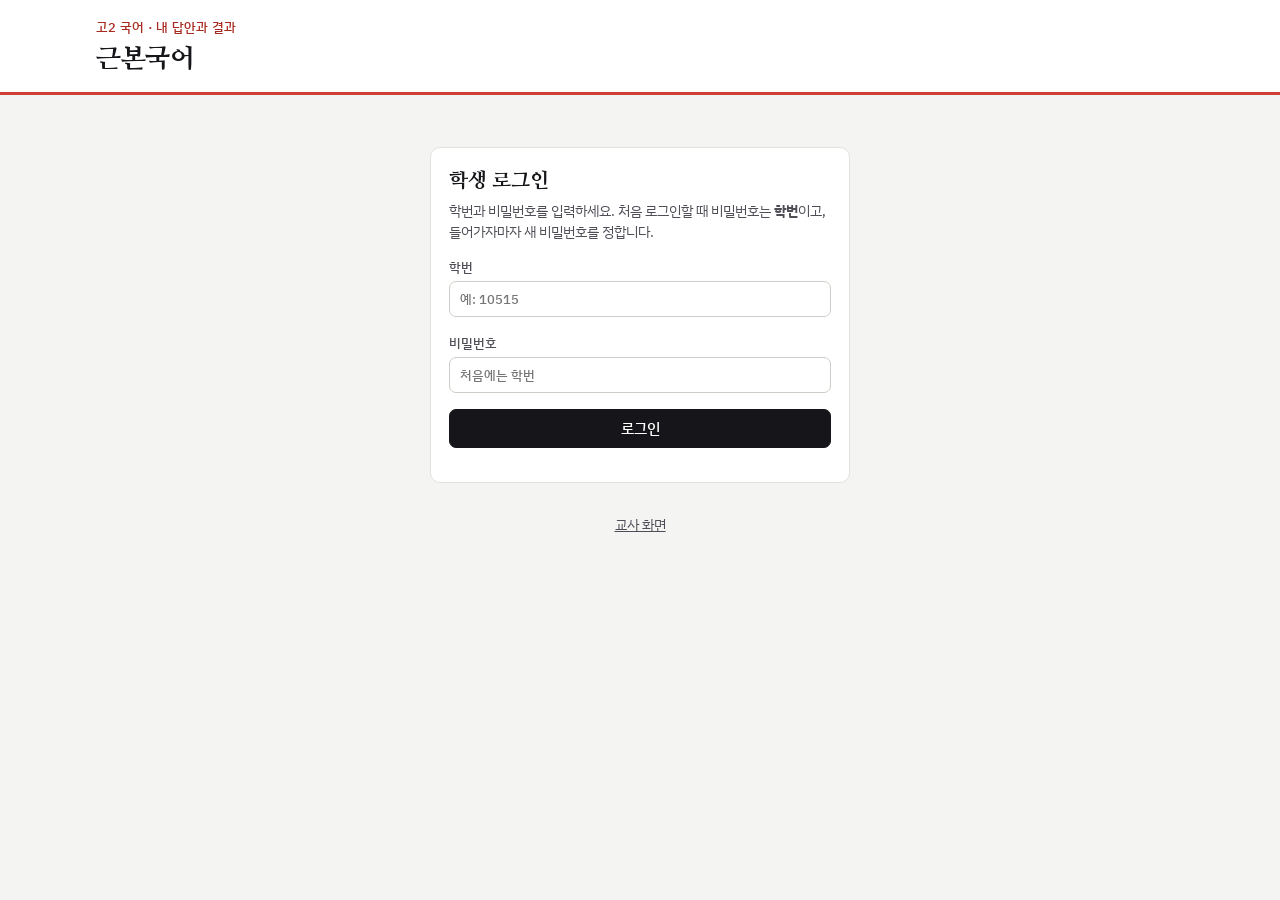
<file: index.html>
<!doctype html>
<html lang="ko">
<head>
<meta charset="utf-8">
<meta name="viewport" content="width=device-width,initial-scale=1,viewport-fit=cover">
<title>근본국어</title>
<link rel="icon" href="icons/favicon.svg" type="image/svg+xml">
<link rel="icon" href="icons/favicon-32.png" sizes="32x32" type="image/png">
<link rel="apple-touch-icon" href="icons/apple-touch-icon.png">
<link rel="manifest" href="manifest.webmanifest">
<meta name="theme-color" content="#cf3f35">
<link rel="preconnect" href="https://fonts.googleapis.com">
<link rel="preconnect" href="https://fonts.gstatic.com" crossorigin>
<link rel="stylesheet" href="https://fonts.googleapis.com/css2?family=IBM+Plex+Mono:wght@400;600&family=IBM+Plex+Sans+KR:wght@400;500;600;700&family=Nanum+Myeongjo:wght@700;800&display=swap">
<style>html{-webkit-text-size-adjust:100%}body{margin:0}[hidden]{display:none!important}</style>
<link rel="stylesheet" href="css/app.css">
<link rel="stylesheet" href="css/feedback-retry.css">
<link rel="stylesheet" href="css/student.css">
</head>
<body>
<header class="top"><div class="wrap">
  <div class="brand"><span class="eyebrow">고2 국어 · 내 답안과 결과</span><h1>근본국어</h1></div>
  <nav class="tabs" id="tabs" role="tablist"></nav>
</div></header>
<main class="wrap" id="app"><div class="card empty"><h2>불러오는 중</h2></div></main>
<div id="tip" hidden></div>
<script src="js/vendor/supabase-2.118.0.js"></script>
<script src="js/config.js"></script>
<script src="js/core.js"></script>
<script src="js/logic.js"></script>
<script src="js/retry.js"></script>
<script src="js/student-logic.js"></script>
<script src="js/student-retry.js"></script>
<script src="js/student.js"></script>
</body>
</html>
</file>
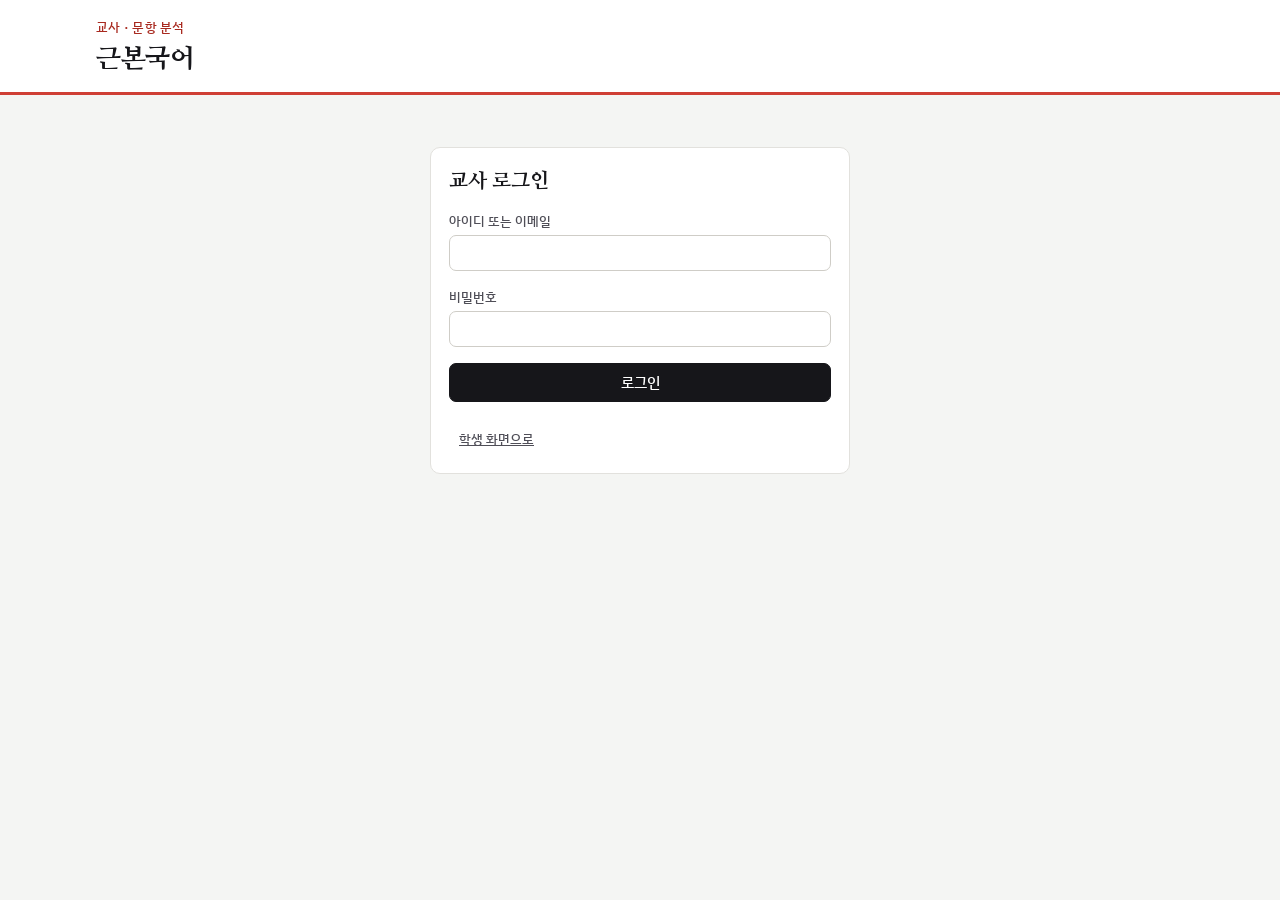
<file: teacher.html>
<!doctype html>
<html lang="ko">
<head>
<meta charset="utf-8">
<meta name="viewport" content="width=device-width,initial-scale=1,viewport-fit=cover">
<title>근본국어 교사</title>
<link rel="icon" href="icons/teacher-favicon.svg" type="image/svg+xml">
<link rel="icon" href="icons/teacher-32.png" sizes="32x32" type="image/png">
<link rel="apple-touch-icon" href="icons/teacher-apple-touch-icon.png">
<link rel="manifest" href="teacher.webmanifest">
<meta name="theme-color" content="#16161a">
<link rel="preconnect" href="https://fonts.googleapis.com">
<link rel="preconnect" href="https://fonts.gstatic.com" crossorigin>
<link rel="stylesheet" href="https://fonts.googleapis.com/css2?family=IBM+Plex+Mono:wght@400;600&family=IBM+Plex+Sans+KR:wght@400;500;600;700&family=Nanum+Myeongjo:wght@700;800&display=swap">
<style>html{-webkit-text-size-adjust:100%}body{margin:0}[hidden]{display:none!important}</style>
<link rel="stylesheet" href="css/app.css">
<link rel="stylesheet" href="css/feedback-retry.css">
<link rel="stylesheet" href="css/tools.css">
</head>
<body>
<header class="top"><div class="wrap">
  <div class="brand"><span class="eyebrow">교사 · 문항 분석</span><h1>근본국어</h1></div>
  <nav class="tabs" id="tabs" role="tablist"></nav>
</div></header>
<main class="wrap" id="app"><div class="card empty"><h2>불러오는 중</h2></div></main>
<div id="tip" hidden></div>
<script src="js/vendor/supabase-2.118.0.js"></script>
<script src="js/config.js"></script>
<script src="js/core.js"></script>
<script src="js/logic.js"></script>
<script src="js/tools-logic.js"></script>
<script src="js/classes.js"></script>
<script src="js/retry.js"></script>
<script src="js/feedback.js"></script>
<script src="js/live.js"></script>
<script src="js/export.js"></script>
<script src="js/register.js"></script>
<script src="js/vendor/qrcode-generator-1.4.4.js"></script>
<script src="js/qr.js"></script>
<script src="js/teacher.js"></script>
</body>
</html>
</file>
<file: css/app.css>
/* Layout: OMR 답안지처럼 붉은 괘선 머리띠 + 흰 종이 카드. 교사 화면은 탭 4개, 학생 화면은 답안지 한 장. */
:root{
  --bg:#f4f5f3; --paper:#ffffff; --ink:#16161a; --ink2:#4f4e57; --muted:#86858d;
  --line:#e2e1dd; --line2:#cfcdc7;
  --omr:#cf3f35; --omr-soft:#fbeae7; --omr-ink:#a8291f;
  --mark:#16161a;
  --s1:#2a78d6; --s2:#eb6834; --s3:#1baf7a; --s4:#eda100; --s5:#e87ba4; --s6:#008300;
  --good:#0a7d0a; --bad:#c8342f; --warn:#a86a00;
  --div-pos:#2a78d6; --div-neg:#e34948; --div-mid:#f0efec;
  --f-disp:"Nanum Myeongjo","Noto Serif KR",serif;
  --f-body:"IBM Plex Sans KR","Apple SD Gothic Neo","Malgun Gothic",system-ui,sans-serif;
  --f-mono:"IBM Plex Mono",ui-monospace,Menlo,monospace;
}
@media (prefers-color-scheme: dark){:root:not([data-theme="light"]){
  --bg:#111114; --paper:#1a1a1f; --ink:#f0efec; --ink2:#c3c2b7; --muted:#8f8e96;
  --line:#2b2b31; --line2:#3a3a41;
  --omr:#ff7a6c; --omr-soft:#3a1f1c; --omr-ink:#ff9a8e;
  --mark:#f0efec;
  --s1:#3987e5; --s2:#d95926; --s3:#199e70; --s4:#c98500; --s5:#d55181; --s6:#0ca30c;
  --good:#2fbf4a; --bad:#ff6b66; --warn:#e0a63a;
  --div-pos:#3987e5; --div-neg:#e66767; --div-mid:#383835;
  color-scheme:dark}}
:root[data-theme="dark"]{
  --bg:#111114; --paper:#1a1a1f; --ink:#f0efec; --ink2:#c3c2b7; --muted:#8f8e96;
  --line:#2b2b31; --line2:#3a3a41;
  --omr:#ff7a6c; --omr-soft:#3a1f1c; --omr-ink:#ff9a8e;
  --mark:#f0efec;
  --s1:#3987e5; --s2:#d95926; --s3:#199e70; --s4:#c98500; --s5:#d55181; --s6:#0ca30c;
  --good:#2fbf4a; --bad:#ff6b66; --warn:#e0a63a;
  --div-pos:#3987e5; --div-neg:#e66767; --div-mid:#383835;
  color-scheme:dark}
*{box-sizing:border-box}
body{background:var(--bg);color:var(--ink);font-family:var(--f-body);font-size:15px;line-height:1.55}
button,input,select,textarea{font:inherit;color:inherit}
:focus-visible{outline:2px solid var(--omr);outline-offset:2px}
.wrap{max-width:1120px;margin:0 auto;padding-left:max(16px,env(safe-area-inset-left,0px));padding-right:max(16px,env(safe-area-inset-right,0px))}
header.top{border-bottom:3px solid var(--omr);background:var(--paper)}
header.top .wrap{display:flex;flex-wrap:wrap;align-items:flex-end;gap:12px 24px;padding-block:18px 12px}
.brand{display:flex;flex-direction:column;gap:2px;min-width:0}
.brand .eyebrow{font-size:12.5px;font-weight:500;letter-spacing:.02em;color:var(--omr-ink)}
.brand h1{margin:0;font-family:var(--f-disp);font-weight:800;font-size:26px;letter-spacing:-.01em;text-wrap:balance}
.tabs{display:flex;gap:4px;flex-wrap:wrap;margin-left:auto}
.tab{border:1px solid transparent;background:none;padding:7px 12px;border-radius:6px;cursor:pointer;color:var(--ink2);font-weight:500}
.tab:hover{background:var(--omr-soft)}
.tab[aria-selected="true"]{border-color:var(--omr);color:var(--omr-ink);background:var(--omr-soft)}
main{padding-block:20px 60px}
.demo-band{background:repeating-linear-gradient(135deg,var(--omr-soft) 0 10px,transparent 10px 20px);border:1px dashed var(--omr);color:var(--omr-ink);padding:10px 14px;border-radius:8px;margin-bottom:16px;display:flex;gap:12px;align-items:center;flex-wrap:wrap;font-weight:500}
.card{background:var(--paper);border:1px solid var(--line);border-radius:10px;padding:18px}
.stack{display:flex;flex-direction:column;gap:16px}
.row{display:flex;gap:12px;flex-wrap:wrap;align-items:center}
.grid2{display:grid;grid-template-columns:repeat(auto-fit,minmax(min(320px,100%),1fr));gap:16px}
.grid2>*{min-width:0}
h2{font-family:var(--f-disp);font-weight:800;font-size:20px;margin:0 0 4px;text-wrap:balance}
h3{font-size:15px;margin:0 0 10px;font-weight:700}
.sub{color:var(--ink2);font-size:13.5px;margin:0}
.muted{color:var(--muted)}
.mono{font-family:var(--f-mono)}
.num{font-variant-numeric:tabular-nums}
.btn{border:1px solid var(--line2);background:var(--paper);padding:7px 13px;border-radius:7px;cursor:pointer;font-weight:500;white-space:nowrap}
.btn:hover{border-color:var(--ink2)}
.btn.primary{background:var(--ink);color:var(--paper);border-color:var(--ink)}
.btn.red{background:var(--omr);border-color:var(--omr);color:#fff}
.btn.ghost{border-color:transparent;background:none;color:var(--ink2)}
.btn.small{padding:4px 9px;font-size:13px}
.btn:disabled{opacity:.45;cursor:not-allowed}
input[type=text],input[type=password],input[type=date],input[type=number],select,textarea{border:1px solid var(--line2);background:var(--paper);border-radius:7px;padding:7px 10px;min-width:0}
textarea{width:100%;resize:vertical;font-family:var(--f-mono);font-size:13px}
label.f{display:flex;flex-direction:column;gap:4px;font-size:13px;color:var(--ink2);font-weight:500}
.chips{display:flex;gap:6px;flex-wrap:wrap}
.chip{border:1px solid var(--line2);background:var(--paper);padding:6px 11px;border-radius:999px;cursor:pointer;font-size:13.5px}
.chip[aria-pressed="true"]{background:var(--ink);color:var(--paper);border-color:var(--ink)}
.pill{display:inline-flex;align-items:center;gap:4px;font-size:12px;padding:2px 8px;border-radius:999px;border:1px solid currentColor;white-space:nowrap;font-weight:500}
.pill.draft{color:var(--muted)} .pill.open{color:var(--s1)} .pill.closed{color:var(--warn)} .pill.rel{color:var(--good)}
.tiles{display:grid;grid-template-columns:repeat(auto-fit,minmax(140px,1fr));gap:12px}
.tile{border-left:3px solid var(--omr);padding:4px 0 4px 12px}
.tile .k{font-size:12.5px;color:var(--ink2)} .tile .v{font-size:24px;font-weight:700;font-variant-numeric:tabular-nums}
.tile .v small{font-size:13px;color:var(--muted);font-weight:500}
.tbl-wrap{overflow-x:auto;border:1px solid var(--line);border-radius:8px}
table{border-collapse:collapse;width:100%;font-size:13.5px}
th,td{padding:7px 9px;border-bottom:1px solid var(--line);text-align:left;vertical-align:middle}
th{font-size:12px;color:var(--ink2);font-weight:600;background:var(--bg);white-space:nowrap;position:sticky;top:0}
th button{background:none;border:0;padding:0;cursor:pointer;color:inherit;font-weight:600}
td.n,th.n{text-align:right;font-variant-numeric:tabular-nums}
tr:last-child td{border-bottom:0}
.rate{font-variant-numeric:tabular-nums;font-weight:600}
.rate.lo{color:var(--bad)} .rate.hi{color:var(--good)}
.dist{display:flex;height:18px;width:200px;gap:2px;border-radius:3px;overflow:hidden}
.dist span{background:var(--line2);min-width:0;position:relative}
.dist span.ans{background:var(--s1)}
.dist span.lure{background:var(--s2)}
.dist span.blank{background:repeating-linear-gradient(45deg,var(--line2) 0 3px,transparent 3px 6px)}
.distlab{font-family:var(--f-mono);font-size:11.5px;color:var(--ink2);white-space:nowrap}
.bars{display:flex;flex-direction:column;gap:8px}
.bar{display:grid;grid-template-columns:minmax(90px,150px) 1fr 52px;gap:10px;align-items:center;font-size:13.5px}
.bar .lab{overflow:hidden;text-overflow:ellipsis;white-space:nowrap}
.bar .trk{height:16px;background:var(--bg);border-radius:0 4px 4px 0;position:relative;display:flex;flex-direction:column;gap:2px;justify-content:center}
.bar .trk i{display:block;height:7px;border-radius:0 4px 4px 0;background:var(--s1)}
.bar .trk i.one{height:14px}
.bar .trk i.b{background:var(--s2)}
.bar .val{text-align:right;font-variant-numeric:tabular-nums;font-weight:600}
.legend{display:flex;gap:14px;flex-wrap:wrap;font-size:12.5px;color:var(--ink2)}
.legend span{display:inline-flex;align-items:center;gap:6px}
.legend i{width:12px;height:12px;border-radius:3px;display:inline-block}
.focus-list{display:flex;flex-direction:column;gap:0}
.focus-item{display:grid;grid-template-columns:52px 1fr auto;gap:12px;align-items:center;padding:10px 0;border-bottom:1px solid var(--line)}
.focus-item:last-child{border-bottom:0}
.qno{font-family:var(--f-mono);font-weight:600;font-size:18px;color:var(--omr-ink);text-align:center;border:1.5px solid var(--omr);border-radius:6px;padding:2px 0}
.why{display:flex;gap:6px;flex-wrap:wrap;margin-top:3px}
.why .pill{font-size:11.5px}
.empty{text-align:center;padding:36px 16px;color:var(--ink2)}
.empty h2{margin-bottom:6px}
.empty p{max-width:52ch;margin:6px auto 16px}
/* OMR */
.omr{background:var(--paper);border:1.5px solid var(--omr);border-radius:10px;overflow:hidden}
.omr-head{background:var(--omr-soft);border-bottom:1.5px solid var(--omr);padding:12px 16px;display:flex;gap:16px;flex-wrap:wrap;align-items:center;color:var(--omr-ink)}
.omr-head .t{font-family:var(--f-disp);font-weight:800;font-size:18px}
.omr-cols{display:grid;grid-template-columns:repeat(auto-fill,minmax(230px,1fr));gap:0 18px;padding:14px 16px}
.omr-sec{grid-column:1/-1;font-size:12px;font-weight:700;color:var(--omr-ink);letter-spacing:.06em;border-bottom:1px solid var(--omr);padding:10px 0 3px;margin-bottom:4px}
.omr-row{display:grid;grid-template-columns:34px repeat(5,30px);gap:4px;align-items:center;padding:3px 0;border-bottom:1px dotted var(--omr-soft)}
.omr-row .no{font-family:var(--f-mono);font-size:13px;color:var(--omr-ink);text-align:right;padding-right:4px;font-weight:600}
.bub{width:26px;height:30px;border-radius:13px/15px;border:1.3px solid var(--omr);background:transparent;color:var(--omr-ink);font-family:var(--f-mono);font-size:12px;cursor:pointer;padding:0;display:grid;place-items:center}
.bub:hover{background:var(--omr-soft)}
.bub[aria-pressed="true"]{background:var(--mark);border-color:var(--mark);color:var(--paper)}
.bub.key{box-shadow:0 0 0 2px var(--s1) inset}
.bub.wrong[aria-pressed="true"]{background:var(--bad);border-color:var(--bad);color:#fff}
.bub.right[aria-pressed="true"]{background:var(--good);border-color:var(--good);color:#fff}
.bub:disabled{cursor:default}
.elec{display:flex;gap:8px;align-items:center;flex-wrap:wrap}
.toast{position:fixed;left:50%;bottom:calc(20px + env(safe-area-inset-bottom,0px));transform:translateX(-50%);background:var(--ink);color:var(--paper);padding:10px 16px;border-radius:8px;font-size:14px;z-index:50;max-width:calc(100% - 32px)}
#tip{position:fixed;z-index:60;pointer-events:none;background:var(--ink);color:var(--paper);font-size:12.5px;padding:6px 9px;border-radius:6px;max-width:260px;white-space:pre-line}
.heat td{text-align:center;font-variant-numeric:tabular-nums;font-size:12.5px;padding:6px 4px;min-width:58px}
.heat td.nm{text-align:left;white-space:nowrap;font-weight:500}
.code{font-family:var(--f-mono);font-size:12px;word-break:break-all;background:var(--bg);border:1px solid var(--line);border-radius:6px;padding:8px}
.note{font-size:13px;color:var(--ink2);background:var(--bg);border-radius:8px;padding:10px 12px}
.note b{color:var(--ink)}
.confirm{display:inline-flex;flex-wrap:wrap;gap:6px;align-items:center;background:var(--omr-soft);padding:4px 8px;border-radius:6px;color:var(--omr-ink);font-size:13px}
svg text{fill:var(--ink2);font-family:var(--f-body)}
.ed td{padding:4px 6px}
.ed input[type=text]{padding:4px 7px;width:100%}
.ed select{padding:4px 6px}
.ed .bubs{display:flex;gap:3px}
.ed .bub{width:22px;height:26px;font-size:11px}
details.ex{margin-top:6px;font-size:13.5px}
details.ex summary{cursor:pointer;color:var(--s1);font-weight:500}
details.ex div{white-space:pre-line;background:var(--bg);border-radius:6px;padding:8px 10px;margin-top:6px;line-height:1.65;max-width:72ch}
@media (max-width:560px){.brand h1{font-size:22px}.dist{width:130px}.focus-item{grid-template-columns:44px 1fr}.focus-item>:last-child{grid-column:2}}
/* 반 관리 탭 */
.sr{position:absolute;width:1px;height:1px;overflow:hidden;clip:rect(0 0 0 0);white-space:nowrap}
.badge{display:inline-flex;align-items:center;font-size:12px;line-height:1.4;padding:2px 8px;border-radius:999px;font-weight:600;white-space:nowrap;background:var(--bg);color:var(--ink2);border:1px solid var(--line2)}
.badge.good{color:var(--good);border-color:color-mix(in oklab,var(--good) 45%,transparent);background:color-mix(in oklab,var(--good) 9%,var(--paper))}
.badge.warn{color:var(--warn);border-color:color-mix(in oklab,var(--warn) 45%,transparent);background:color-mix(in oklab,var(--warn) 9%,var(--paper))}
.badge.bad{color:var(--bad);border-color:color-mix(in oklab,var(--bad) 45%,transparent);background:color-mix(in oklab,var(--bad) 9%,var(--paper))}
.btn.danger{color:var(--bad)}
.mg-picker{align-items:center}
.mg-picker .chip{font-weight:600}
.mg-picker .cnt{font-weight:400;opacity:.75;margin-left:2px}
.mg-picker .muted-chip{border-style:dashed}
.chip.is-hidden{border-style:dashed;color:var(--muted)}
.chip.is-hidden[aria-pressed="true"]{color:var(--paper)}
.mg-tiles{display:grid;grid-template-columns:repeat(4,minmax(0,1fr));gap:8px;margin-top:14px}
.mg-tile{display:flex;flex-direction:column;align-items:flex-start;gap:2px;text-align:left;border:1px solid var(--line);border-left:4px solid var(--line2);background:var(--paper);border-radius:8px;padding:8px 12px;cursor:pointer;min-width:0}
.mg-tile .k{font-size:12.5px;color:var(--ink2)}
.mg-tile .v{font-size:22px;font-weight:700;font-variant-numeric:tabular-nums}
.mg-tile .v small{font-size:12.5px;font-weight:500;color:var(--muted);margin-left:2px}
.mg-tile.good{border-left-color:var(--good)} .mg-tile.warn{border-left-color:var(--warn)} .mg-tile.bad{border-left-color:var(--bad)}
.mg-tile:hover{border-color:var(--ink2)}
.mg-tile[aria-pressed="true"]{background:var(--omr-soft);border-color:var(--omr)}
.mg-panel{margin-top:14px;border:1px solid var(--line);background:var(--bg);border-radius:10px;padding:14px}
.mg-panel textarea{background:var(--paper)}
.mg-errs{margin-top:10px;border:1px solid var(--bad);border-radius:8px;padding:10px 12px;background:color-mix(in oklab,var(--bad) 7%,var(--paper));font-size:13.5px}
.mg-errs ul{margin:6px 0 0;padding-left:18px} .mg-errs li{margin:2px 0;word-break:break-all}
.mg-check{display:block;margin-top:12px;font-size:14px;cursor:pointer}
.mg-check input{margin-right:6px;vertical-align:-2px}
.mg-table .acts-in{display:flex;flex-wrap:wrap;gap:6px;justify-content:flex-end;align-items:center}
.mg-table td.nm{white-space:nowrap;font-weight:500}
.mg-table select{padding:3px 6px;font-size:13px}
input[type=search]{border:1px solid var(--line2);background:var(--paper);border-radius:7px;padding:7px 10px;min-width:0;width:100%}
dialog.dlg{border:1px solid var(--line2);border-radius:12px;padding:20px;max-width:min(440px,calc(100% - 32px));background:var(--paper);color:var(--ink)}
dialog.dlg::backdrop{background:rgba(0,0,0,.45)}
dialog.dlg h2{font-size:18px} dialog.dlg p{margin:8px 0 18px;line-height:1.6}
@media (max-width:640px){
  .mg-tiles{grid-template-columns:repeat(2,minmax(0,1fr))}
  .mg-wrap{border:0;overflow:visible}
  .mg-table thead{display:none}
  .mg-table,.mg-table tbody{display:block}
  .mg-table tr{display:grid;grid-template-columns:auto 1fr;gap:4px 10px;align-items:center;border:1px solid var(--line);border-radius:8px;padding:10px 12px;margin-bottom:8px}
  .mg-table tr[hidden]{display:none}
  .mg-table td{border:0;padding:0}
  .mg-table td[data-l="비밀번호"]{grid-column:1/-1}
  .mg-table td.acts{grid-column:1/-1;padding-top:6px;border-top:1px dashed var(--line)}
  .mg-table .acts-in{justify-content:flex-start}
}
/* 휴대폰: 입력 칸 글자가 16px보다 작으면 iOS가 화면을 확대하므로 키우고, OMR 동그라미는 손가락으로 누르기 쉽게 키운다 */
@media (max-width:560px){input[type=search],input[type=text],input[type=password],input[type=date],input[type=number],select,textarea{font-size:16px}}
@media (pointer:coarse){.omr-cols{grid-template-columns:repeat(auto-fill,minmax(min(270px,100%),1fr))}.omr-row{grid-template-columns:34px repeat(5,minmax(0,40px));gap:6px}.omr .bub{width:min(36px,100%);height:36px;border-radius:18px;font-size:13px}}
@media (prefers-reduced-motion:reduce){*{transition:none!important;animation:none!important}}
</file>
<file: css/feedback-retry.css>
/* 선생님 한마디 · 틀린 문항 다시 풀기 · 공개 단계 (js/feedback.js, js/student-retry.js) */
/* 교사: 4단계 표시 */
.stage-list{display:flex;flex-direction:column;gap:10px;margin-top:14px}
.stage-row{display:grid;grid-template-columns:auto 1fr auto;gap:8px 14px;align-items:center;border:1px solid var(--line);border-radius:10px;padding:10px 12px;background:var(--bg)}
.stage-cls{white-space:nowrap}
.stage{display:flex;flex-wrap:wrap;gap:4px 0;margin:0;padding:0;list-style:none;font-size:13px}
.stage li{display:flex;align-items:center;gap:6px;color:var(--muted);white-space:nowrap}
.stage li+li::before{content:"";display:inline-block;width:18px;height:1.5px;background:var(--line2);margin:0 6px}
.stage .st-n{display:inline-grid;place-items:center;width:20px;height:20px;border-radius:50%;border:1.5px solid var(--line2);font-size:11.5px;font-weight:700;font-family:var(--f-mono)}
.stage li.st-done{color:var(--ink2)}
.stage li.st-done .st-n{background:var(--good);border-color:var(--good);color:#fff}
.stage li.st-now{color:var(--ink);font-weight:700}
.stage li.st-now .st-n{border-color:var(--omr);color:var(--omr-ink);background:var(--omr-soft)}
.stage-btns{justify-content:flex-end;gap:6px}
@media (max-width:760px){.stage-row{grid-template-columns:1fr}.stage{flex-direction:column;gap:6px}.stage li+li::before{display:none}.stage-btns{justify-content:flex-start}}
/* 교사: 한마디 입력 */
.fb-ed{display:flex;flex-direction:column;gap:6px}
.fb-ed textarea{font-family:var(--f-body);font-size:14px;line-height:1.6}
.fb-foot{gap:8px}
.fb-sp{flex:1}
.fb-count{font-size:12.5px;color:var(--muted)}
.fb-count.over{color:var(--bad);font-weight:700}
.fb-state{font-size:12.5px;color:var(--muted)}
.fb-state.good{color:var(--good)} .fb-state.warn{color:var(--warn);font-weight:600}
.fb-chips{margin-bottom:10px;max-height:132px;overflow-y:auto}
.fb-chip{font-size:12.5px;padding:4px 9px}
.fb-chip.has{border-color:var(--good);color:var(--good)}
.fb-chip.has[aria-pressed="true"]{color:var(--paper);background:var(--good);border-color:var(--good)}
.fb-tbl td.nm{white-space:nowrap;font-weight:500}
.fb-tbl td.fb-prev{max-width:280px;color:var(--ink2)}
.fb-tbl tr.fb-open td{background:var(--omr-soft)}
.fb-tbl tr.fb-edrow td{background:var(--bg);padding:10px 12px}
@media (max-width:640px){.fb-tbl td.fb-prev{max-width:140px}}
/* 학생: 한마디 */
.fb-note{border-left:4px solid var(--omr)}
.fb-note .fb-body{white-space:pre-line;font-size:15.5px;line-height:1.7;margin:0 0 6px}
/* 학생: 다시 풀기 */
.rt-cta{border:1.5px solid var(--omr);background:var(--omr-soft)}
.rt-cta h2{color:var(--omr-ink)}
.rt-row{grid-template-columns:34px repeat(5,30px) auto}
.rt-first{font-size:12px;color:var(--muted);padding-left:6px;white-space:nowrap}
@media (pointer:coarse){.omr-row.rt-row{grid-template-columns:34px repeat(5,minmax(0,40px)) auto}}
.rt-list{display:flex;flex-wrap:wrap;gap:6px 14px;font-size:14px}
.rt-pair{white-space:nowrap}
.rt-h{font-size:13.5px;margin:0 0 6px}
.rt-h.good{color:var(--good)} .rt-h.bad{color:var(--bad)}
.ox-grid{display:grid;grid-template-columns:repeat(auto-fill,minmax(44px,1fr));gap:6px}
.ox{display:flex;flex-direction:column;align-items:center;border:1px solid var(--line);border-radius:6px;padding:3px 0;font-size:12px;line-height:1.3;color:var(--ink2)}
.ox b{font-size:17px;line-height:22px;height:22px;font-family:var(--f-body);font-weight:700}
.ox-O b{color:var(--good)} .ox-X{background:color-mix(in oklab,var(--bad) 9%,var(--paper));border-color:color-mix(in oklab,var(--bad) 40%,transparent)} .ox-X b{color:var(--bad)}
.ox-B{background:repeating-linear-gradient(45deg,var(--bg) 0 4px,var(--paper) 4px 8px)} .ox-B b{color:var(--ink2);font-size:12.5px;font-weight:600}
.ox-i{border:1px solid var(--line2);display:inline-grid!important;place-items:center;font-style:normal;font-size:10px;font-weight:700;line-height:1}
.ox-i.ox-O{background:var(--paper);color:var(--good)} .ox-i.ox-X{background:color-mix(in oklab,var(--bad) 12%,var(--paper));color:var(--bad)}
.omr-cols.rt-cols{grid-template-columns:repeat(auto-fill,minmax(min(300px,100%),1fr))}
</file>
<file: css/student.css>
/* 학생 화면 전용 (index.html만 불러옴) */
/* 점수 칸: 100점 환산 아래에 원점수 작게 */
.tile .raw,.hist-tbl .raw{font-size:12px;color:var(--ink2);font-weight:400;font-variant-numeric:tabular-nums}
.hist-tbl th small{font-weight:500}
/* 빈 문항: 번호를 누르면 그 줄로 간다. 빈 줄 번호는 빨간 바탕(답안지 번호가 원래 붉은색이라 바탕으로 구분) */
.blank-info{line-height:2}
.blank-no{border:1px solid var(--bad);background:color-mix(in oklab,var(--bad) 8%,var(--paper));color:var(--bad);font-weight:700;border-radius:6px;padding:1px 7px;cursor:pointer;font-size:13px;line-height:1.5;font-family:var(--f-mono)}
.blank-no:hover{background:var(--bad);color:#fff}
.confirm .blank-no{font-size:12.5px}
.omr-row.is-blank .no{background:var(--bad);color:#fff;border-radius:5px;padding:2px 4px;text-align:center}
.omr-row{scroll-margin:90px 0}
/* 다시 풀기를 안 한 학생 안내(회색 한 줄) */
.rt-none{margin:0;padding:10px 14px;border-radius:8px;background:var(--bg);border:1px solid var(--line);color:var(--ink2);font-size:14px}
.rt-split3{display:grid;grid-template-columns:repeat(auto-fit,minmax(min(200px,100%),1fr));gap:12px 16px}
.rt-h.mute{color:var(--ink2)}
/* 정답·해설 목록의 꼬리표 */
.tag-easy{color:var(--warn);background:color-mix(in oklab,var(--warn) 8%,var(--paper))}
.tag-rare{color:var(--ink2);border-style:dashed;cursor:help}
/* 접어 둔 분석 */
details.more>summary{cursor:pointer;font-weight:700;font-size:15px;list-style:none;display:flex;align-items:center;gap:8px}
details.more>summary::-webkit-details-marker{display:none}
details.more>summary::before{content:"▸";color:var(--omr-ink);transition:transform .15s}
details.more[open]>summary::before{transform:rotate(90deg)}
details.more .card{border:0;padding:0}
/* 지문 세트: 한 줄에 한 세트(휴대폰에서도 표가 접히지 않게) */
.set-list{list-style:none;margin:0;padding:0;border:1px solid var(--line);border-radius:8px}
.set-list li{padding:9px 12px;border-bottom:1px solid var(--line);border-left:3px solid var(--line2)}
.set-list li:last-child{border-bottom:0}
.set-list li.set-collapse{border-left-color:var(--bad)} .set-list li.set-slip,.set-list li.set-part{border-left-color:var(--warn)} .set-list li.set-ok{border-left-color:var(--good)}
.set-nm{font-weight:600;font-size:14px;overflow-wrap:anywhere}
.set-meta{display:flex;flex-wrap:wrap;gap:4px 12px;align-items:center;font-size:13px;color:var(--ink2);margin-top:2px}
/* 누적 기록 표: 시험 이름이 한 글자씩 접히지 않게 */
.hist-tbl td:first-child{min-width:7.5em}
.hist-tbl td.n{white-space:nowrap}
.hist-tbl .raw{margin-top:1px}
/* 빈 문항 번호를 눌러 간 줄을 잠깐 표시 */
.omr-row.flash{background:color-mix(in oklab,var(--bad) 12%,var(--paper));border-radius:6px}
.hist-link{background:none;border:0;padding:0;text-align:left;cursor:pointer;color:var(--s1);text-decoration:underline;text-underline-offset:3px}
@media (max-width:560px){.hist-tbl .hist-more{display:none}}
/* 시험 목록 꼬리표: 정답·해설까지 공개된 시험(결과 공개와 구분) */
.pill.key{color:var(--good);background:color-mix(in oklab,var(--good) 10%,var(--paper));font-weight:600}
/* 시험 목록 맨 위 안내(응시가 닫혀 마지막 답안이 저장되지 않음): 닫기 단추를 누를 때까지 남는다 */
.stu-notice{display:flex;align-items:flex-start;justify-content:space-between;gap:12px;border-color:var(--bad);border-left:4px solid var(--bad);background:color-mix(in oklab,var(--bad) 6%,var(--paper))}
.stu-notice p{margin:0;font-weight:600;color:var(--ink);line-height:1.5}
.stu-notice .btn{flex:none}
/* 응시 인원이 적어 반 평균을 숨겼다는 안내(한 화면에 한 번) */
.cls-hidden{margin-top:8px}
</file>
<file: css/tools.css>
/* 교사 도구: 실시간 현황(js/live.js) · 내보내기·정리(js/export.js) · 파일로 시험 만들기(js/register.js). 색은 app.css의 변수를 그대로 쓴다. */

/* ----- 실시간 현황 ----- */
.lv-more summary{cursor:pointer;color:var(--ink2);font-size:13.5px;margin-top:10px}
.lv-count{display:flex;align-items:baseline;gap:10px;margin-top:14px}
.lv-count .big{font-size:44px;font-weight:700;line-height:1;font-variant-numeric:tabular-nums}
.lv-count .big small{font-size:22px;color:var(--muted);font-weight:600}
.lv-count .lbl{font-size:16px;color:var(--ink2);font-weight:600}
.lv-prog{height:10px;border-radius:999px;background:var(--div-mid);overflow:hidden;margin-top:10px}
.lv-prog i{display:block;height:100%;background:var(--good);border-radius:999px;transition:width .4s}
.lv-table td{white-space:nowrap}
.lv-miss{display:flex;flex-wrap:wrap;gap:6px}
.lv-miss .badge{font-size:13.5px;padding:4px 10px}

/* 해설 화면 (프로젝터): 학생 이름 없음, 큰 글씨 */
body:has(.proj){overflow:hidden}
.proj{position:fixed;inset:0;z-index:50;background:var(--bg);overflow:auto;padding:20px max(20px,env(safe-area-inset-left,0px)) 40px;font-size:20px}
.pj-bar-top{display:flex;flex-wrap:wrap;gap:12px 20px;align-items:flex-end;justify-content:space-between;border-bottom:3px solid var(--omr);padding-bottom:12px;margin-bottom:16px}
.pj-title h2{font-size:30px;margin:0}
.pj-sub{font-size:18px;color:var(--ink2)}
.pj-ctrl{gap:8px}
.pj-ctrl .btn{font-size:15px}
.seg{display:inline-flex;border:1px solid var(--line2);border-radius:8px;overflow:hidden}
.seg button{border:0;background:var(--paper);padding:7px 12px;cursor:pointer;font-size:15px;color:var(--ink2)}
.seg button[aria-pressed="true"]{background:var(--ink);color:var(--paper)}
.pj-note{font-size:16px;color:var(--warn);margin:0 0 12px}
.pj-sets{display:grid;grid-template-columns:repeat(auto-fit,minmax(min(280px,100%),1fr));gap:12px;margin-bottom:16px}
.pj-set{background:var(--paper);border:1px solid var(--line);border-radius:10px;padding:12px 16px;display:grid;grid-template-columns:1fr auto;gap:2px 12px;align-items:baseline}
.pj-set-n{grid-column:1/-1;font-weight:700;font-size:19px;min-width:0;line-height:1.3;overflow-wrap:anywhere}
.pj-set-q{grid-column:1;grid-row:2;color:var(--ink2);font-size:16px;align-self:end;padding-bottom:6px}
.pj-set-v{grid-column:2;grid-row:2;font-size:36px;font-weight:700;font-variant-numeric:tabular-nums;white-space:nowrap;line-height:1.1}
.pj-set-l{display:none}
.pj-items{display:grid;grid-template-columns:repeat(auto-fit,minmax(min(560px,100%),1fr));gap:12px}
.pj-item{background:var(--paper);border:1px solid var(--line);border-radius:10px;padding:14px 16px;display:grid;grid-template-columns:64px 1fr auto;gap:16px;align-items:center}
.pj-no{font-family:var(--f-disp);font-weight:800;font-size:40px;text-align:center;color:var(--omr-ink)}
.pj-main{min-width:0}
.pj-rate{display:flex;align-items:baseline;gap:8px}
.pj-pct{font-size:40px;font-weight:700;line-height:1;font-variant-numeric:tabular-nums}
.pj-lbl{font-size:15px;color:var(--ink2)}
.pj-bar{height:12px;border-radius:999px;background:var(--div-mid);overflow:hidden;margin:8px 0}
.pj-bar i{display:block;height:100%;background:var(--s1);border-radius:999px}
.pj-bar i.mid{background:var(--s4)} .pj-bar i.hi{background:var(--bad)}
.pj-rate.hi .pj-pct,.pj-set-v.hi{color:var(--bad)} .pj-rate.mid .pj-pct,.pj-set-v.mid{color:var(--warn)}
.pj-top{font-size:18px;color:var(--ink2)}
.pj-top b{color:var(--ink);font-size:22px}
.pj-key{display:inline-block;margin-left:8px;padding:1px 10px;border-radius:999px;background:var(--s1);color:#fff;font-weight:700}
.pj-dist{display:flex;gap:6px;align-items:flex-end}
.pj-opt{display:flex;flex-direction:column;align-items:center;width:50px;height:100%;gap:2px}
.pj-col{height:64px;width:34px;display:flex;align-items:flex-end}
.pj-opt b{font-size:20px;font-weight:600;color:var(--ink2)}
.pj-opt i{display:block;width:100%;background:var(--line2);border-radius:4px 4px 0 0}
.pj-opt em{font-style:normal;font-size:20px;font-weight:600;color:var(--ink2);font-variant-numeric:tabular-nums;white-space:nowrap;letter-spacing:-.02em}
.pj-opt.top i{background:var(--s2)} .pj-opt.top b{color:var(--s2)}
.pj-opt.ans i{background:var(--s1)} .pj-opt.ans b{color:var(--s1)}
.pj-empty{font-size:24px;color:var(--ink2);text-align:center;padding:60px 0}
@media (max-width:640px){.proj{font-size:16px;padding:12px}.pj-title h2{font-size:22px}.pj-item{grid-template-columns:44px 1fr;gap:10px}.pj-no{font-size:28px}.pj-pct{font-size:30px}.pj-dist{grid-column:1/-1;justify-content:space-around}}

/* ----- 내보내기·정리 ----- */
.dx-steps{list-style:none;margin:14px 0 0;padding:0;display:flex;flex-direction:column;gap:0}
.dx-steps>li{border-left:3px solid var(--line2);padding:4px 0 16px 16px;margin-left:4px}
.dx-steps>li.done{border-left-color:var(--good)}
.dx-steps>li.cur{border-left-color:var(--omr)}
.dx-steps h3{margin-bottom:6px}
.dx-warn{background:color-mix(in oklab,var(--bad) 9%,var(--paper));border:1px solid color-mix(in oklab,var(--bad) 45%,transparent);color:var(--ink);border-radius:8px;padding:10px 12px;margin:0;line-height:1.6}
.dx-warn b{color:var(--bad)}
.dx-anon .btn{white-space:normal;text-align:left}

/* ----- 파일로 시험 만들기 ----- */
.rg-drop{display:flex;flex-direction:column;align-items:center;justify-content:center;gap:6px;margin-top:14px;padding:28px 16px;border:2px dashed var(--line2);border-radius:12px;background:var(--bg);cursor:pointer;text-align:center}
.rg-drop.over{border-color:var(--omr);background:var(--omr-soft)}
.rg-drop input{position:absolute;width:1px;height:1px;opacity:0;pointer-events:none}
.rg-drop:focus-within{outline:2px solid var(--omr);outline-offset:2px}
.rg-big{font-weight:600;font-size:16px}
.rg-table td{vertical-align:top}
.rg-table td.mono{white-space:nowrap}
.rg-table tr.rg-skip td{color:var(--muted)}
.rg-warn{color:var(--warn);font-size:13px;white-space:nowrap}
.rg-new{white-space:nowrap;font-size:13.5px}
/* 해설 화면: 세트 상자의 '오답률 8%', 지문 없는 문항 상자 */
.pj-set-v small{font-size:17px;font-weight:600;color:var(--ink2);margin-right:2px}
.pj-loose{border-style:dashed}
.lv-proj-wrap{display:inline-flex;align-items:center;gap:8px;flex-wrap:wrap}
.lv-proj-why{color:var(--warn);font-weight:600}

/* '⋯' 더보기 메뉴 (시험 관리 줄 끝, 반 분석 공개 단계) */
.more-menu{position:relative;display:inline-block}
.more-menu>summary{list-style:none;cursor:pointer;border:1px solid transparent;border-radius:7px;padding:3px 9px;font-size:13px;color:var(--ink2);font-weight:600;white-space:nowrap}
.more-menu>summary::-webkit-details-marker{display:none}
.more-menu>summary:hover,.more-menu[open]>summary{border-color:var(--line2);background:var(--bg)}
.more-pop{position:absolute;right:0;top:calc(100% + 4px);z-index:20;background:var(--paper);border:1px solid var(--line2);border-radius:8px;padding:6px;display:flex;flex-direction:column;gap:4px;box-shadow:0 6px 20px rgba(0,0,0,.12);min-width:150px}
.more-pop .btn{text-align:left}

/* 시험 관리: 응시 중인 줄 강조 */
.mt-table tr.is-open td{background:color-mix(in oklab,var(--s1) 9%,var(--paper))}
.mt-table tr.is-open td:first-child{box-shadow:inset 4px 0 0 var(--s1)}
.mt-table .confirm{max-width:440px;padding:8px 10px;line-height:1.5}
.more-menu>summary{font-size:16px;line-height:1.2}

/* 반 분석: 시험 칩 접기, '지금 할 일' 한 줄 */
.test-picker .lv-more summary{margin-top:8px}
.now-line{margin:12px 0 0;padding:9px 12px;border-radius:8px;background:var(--omr-soft);color:var(--ink);font-size:14.5px;line-height:1.5}
.now-line>b:first-child{color:var(--omr-ink);margin-right:6px}
.link-btn{border:0;background:none;padding:0;font:inherit;color:var(--s1);font-weight:600;cursor:pointer;text-decoration:underline;text-underline-offset:3px}
.fr-auto{margin:6px 2px 0;font-size:12.5px}

/* 학생 리포트: 어디에 보이는 글인지 알려 주는 작은 표시 */
.h-tag{display:flex;flex-wrap:wrap;align-items:center;gap:4px 8px}
.vis-tag{display:inline-block;font-size:11.5px;font-weight:600;line-height:1.4;padding:2px 8px;border-radius:999px;color:var(--good);background:color-mix(in oklab,var(--good) 9%,var(--paper));border:1px solid color-mix(in oklab,var(--good) 40%,transparent)}
.vis-tag.off{color:var(--ink2);background:var(--bg);border-color:var(--line2)}
.fb-state.bad{color:var(--bad);font-weight:600}
.fb-flash{font-size:12.5px;color:var(--good)}
.fb-pend{border:1.5px solid var(--warn);background:color-mix(in oklab,var(--warn) 9%,var(--paper));border-radius:8px;padding:10px 12px;margin-bottom:10px}
.fb-pend p{margin:0 0 8px;font-size:14px}
.fb-locked textarea{background:var(--bg);color:var(--muted);cursor:not-allowed}
.fb-lock-msg{margin-top:2px;color:var(--warn);font-weight:600}

/* 파일로 시험 만들기: 정답 5개씩 */
.rg-key{letter-spacing:.04em;cursor:help}

/* ----- 시험 칩 (반 분석·학생 리포트·실시간 현황 공통: js/teacher.js tpChip·tpGrid) -----
   같은 크기의 격자, 칩 안에는 'N차시'와 상태만. 2줄을 넘으면 상자 안에서 위아래로 넘긴다(가로로 넘치지 않음). */
.tp-grid{--tp-h:36px;--tp-gap:6px;position:relative;display:grid;grid-template-columns:repeat(auto-fill,minmax(min(140px,100%),1fr));grid-auto-rows:var(--tp-h);gap:var(--tp-gap);
  max-height:calc(var(--tp-h)*2 + var(--tp-gap));overflow-y:auto;overscroll-behavior:contain;scroll-padding:2px;padding:1px 2px 1px 1px}
.tp-more .tp-grid{margin-top:8px}
.tp-chip{display:flex;align-items:center;justify-content:space-between;gap:6px;min-width:0;width:100%;height:var(--tp-h);padding:0 6px 0 12px;border-radius:9px;text-align:left}
.tp-lb{min-width:0;overflow:hidden;text-overflow:ellipsis;white-space:nowrap;font-weight:600}
.tp-chip .pill{flex:none;padding:1px 7px;font-size:11.5px;background:var(--paper)}
/* 고른(진한) 칩 안의 상태 표시: 바탕을 종이색으로 두어 다른 칩과 같은 색 대비를 지킨다 */
.tp-chip[aria-pressed="true"] .pill{background:var(--paper);border-color:transparent}
.tp-chip .pill.open{color:#1f5fae}.tp-chip .pill.rel{color:#08700a}.tp-chip .pill.closed{color:#8a5700}.tp-chip .pill.draft{color:#6b6a72}
@media (prefers-color-scheme: dark){:root:not([data-theme="light"]) .tp-chip .pill.open{color:#6fa8ef}:root:not([data-theme="light"]) .tp-chip .pill.rel{color:#4fcf68}:root:not([data-theme="light"]) .tp-chip .pill.closed{color:#e8b25a}:root:not([data-theme="light"]) .tp-chip .pill.draft{color:#a3a2aa}}
:root[data-theme="dark"] .tp-chip .pill.open{color:#6fa8ef}:root[data-theme="dark"] .tp-chip .pill.rel{color:#4fcf68}:root[data-theme="dark"] .tp-chip .pill.closed{color:#e8b25a}:root[data-theme="dark"] .tp-chip .pill.draft{color:#a3a2aa}
.tp-hint{display:none;margin:4px 0 0;font-size:12.5px}
.tp-grid.is-scroll{border-bottom:1px dashed var(--line2);padding-bottom:4px}
.tp-grid.is-scroll+.tp-hint{display:block}
@media (max-width:420px){.tp-grid{grid-template-columns:repeat(auto-fill,minmax(min(108px,100%),1fr))}.tp-chip{flex-direction:column;align-items:flex-start;justify-content:center;gap:1px;padding:2px 8px}.tp-grid{--tp-h:46px}.tp-chip .pill{font-size:11px;padding:0 6px}}

/* ----- 시험 관리: 줄(넓은 화면) / 카드(700px 이하), 반별 열기·닫기 ----- */
.mt-cls-row td{background:var(--bg);padding:8px 10px}
.mt-cls-list{display:grid;grid-template-columns:repeat(auto-fill,minmax(min(260px,100%),1fr));gap:6px 14px}
.mt-cls{display:flex;align-items:center;gap:8px;flex-wrap:wrap;min-width:0;padding:4px 0}
.mt-cls b{min-width:4em}
.mt-cls-act{margin-left:auto}
.mt-cls-act .confirm{max-width:100%}
.mt-t b{overflow-wrap:anywhere}
@media (max-width:700px){
  .mt-wrap{border:0;overflow:visible}
  .mt-table thead{display:none}
  .mt-table,.mt-table tbody{display:block}
  .mt-table tr.mt-row{display:flex;flex-wrap:wrap;align-items:center;gap:6px 14px;border:1px solid var(--line);border-radius:10px;padding:12px;margin-top:10px}
  .mt-table tr.mt-row td{border:0;padding:0;background:none}
  .mt-table tr.mt-row.is-open{background:color-mix(in oklab,var(--s1) 9%,var(--paper));box-shadow:inset 4px 0 0 var(--s1)}
  .mt-table tr.mt-row.is-open td:first-child{box-shadow:none}
  .mt-table td.mt-t{flex:1 1 100%;font-size:15px}
  .mt-table td[data-l]::before{content:attr(data-l) ' ';color:var(--ink2);font-size:12px;margin-right:2px}
  .mt-table td.mt-s::before{content:none}
  .mt-table td.n{text-align:left}
  .mt-table td.mt-a{flex:1 1 100%;padding-top:8px;border-top:1px dashed var(--line)}
  .mt-table tr.mt-cls-row{display:block;margin-top:-6px;border:1px solid var(--line);border-top:0;border-radius:0 0 10px 10px}
  .mt-table tr.mt-cls-row td{display:block;border:0}
  .mt-table .confirm{max-width:100%}
}

/* 차트: 넓은 카드 하나를 다 차지해도 다른 차트와 같은 크기 */
#app .card svg[role="img"]{display:block;max-width:640px;margin-inline:auto}

/* 종이 답안 입력 미리 보기 */
.imp-pv{margin-top:10px;font-size:13.5px;display:flex;flex-direction:column;gap:2px;overflow-wrap:anywhere}
.imp-pv .bad{color:var(--bad)}
.pj-tw{white-space:nowrap}
.mg-unlock{margin-top:10px;display:flex;flex-wrap:wrap;gap:8px;align-items:center}

/* 여러 반 한꺼번에 (js/teacher.js bulkBar) */
.bulk-bar{display:flex;flex-wrap:wrap;gap:6px;align-items:center;margin:4px 0 10px}
.bulk-box{border:1.5px solid var(--omr);background:var(--omr-soft);border-radius:10px;padding:10px 12px;margin:0 0 10px}
.bulk-box p{margin:0 0 8px;font-size:13.5px;line-height:1.55}
.bulk-list{display:grid;grid-template-columns:repeat(auto-fill,minmax(min(200px,100%),1fr));gap:4px 12px}
.bulk-cls{display:flex;align-items:center;gap:6px;font-size:13.5px;cursor:pointer;min-width:0}
.bulk-cls.off{color:var(--muted);cursor:default}
.bulk-cls input{width:18px;height:18px;flex:none}

/* 반 분석 '전체': 반마다 한 줄 요약, 누르면 그 반의 단계 */
.stage-compact{margin-top:12px}
.stage-minis{display:flex;flex-direction:column;gap:6px}
.stage-mini{display:grid;grid-template-columns:minmax(4.5em,auto) auto 1fr auto;gap:10px;align-items:center;text-align:left;width:100%;border:1px solid var(--line);border-radius:8px;background:var(--bg);padding:7px 12px;cursor:pointer;font-size:13.5px}
.stage-mini:hover,.stage-mini.on{border-color:var(--ink2)}
.stage-mini.on{background:var(--paper)}
.stage-mini .sub{min-width:0;overflow:hidden;text-overflow:ellipsis;white-space:nowrap}
.stage-mini-go{color:var(--ink2)}
.stage-minis .stage-row{margin:-2px 0 4px 14px}
@media (max-width:420px){.stage-mini{grid-template-columns:auto 1fr auto}.stage-mini .sub{grid-column:1/-1;grid-row:2}}

/* 학생 고르기·학생별 표 거르기 */
.stu-pick{display:flex;flex-wrap:wrap;gap:8px 12px;align-items:flex-end}
.stu-pick select{max-width:min(320px,100%)}
.fr-tf{align-items:flex-end}
@media (max-width:560px){#app .tiles{grid-template-columns:repeat(2,minmax(0,1fr))}}
.stage-mini-go{font-size:15px}

/* 학생 접속 QR (js/qr.js): 프로젝터용 전체 화면. QR은 밝은 바탕에 검정이어야 카메라가 잘 읽으므로 테마와 상관없이 흰 바탕. */
#qrOverlay{position:fixed;inset:0;z-index:100;background:rgba(10,10,12,.72);display:flex;align-items:center;justify-content:center;padding:max(16px,env(safe-area-inset-top,0px)) max(16px,env(safe-area-inset-right,0px)) max(16px,env(safe-area-inset-bottom,0px)) max(16px,env(safe-area-inset-left,0px))}
#qrOverlay .qr-box{background:#fff;color:#16161a;border-radius:16px;padding:24px 28px;max-width:min(92vw,720px);max-height:100%;overflow:auto;display:flex;flex-direction:column;align-items:center;gap:12px;text-align:center}
#qrOverlay h2{margin:0;font-size:clamp(20px,3.2vw,32px)}
#qrOverlay .qr-code{width:min(62vh,78vw,560px);aspect-ratio:1;max-width:100%}
#qrOverlay .qr-code svg{width:100%;height:100%;display:block}
#qrOverlay .qr-url{margin:0;font-family:var(--f-mono,monospace);font-size:clamp(16px,2.4vw,26px);font-weight:700;word-break:break-all}
#qrOverlay .qr-sub{margin:0;color:#4f4e57;font-size:clamp(13px,1.6vw,17px)}
#qrOverlay .qr-btns{display:flex;gap:8px;flex-wrap:wrap;justify-content:center}
#qrOverlay:fullscreen{background:#fff}
</file>
